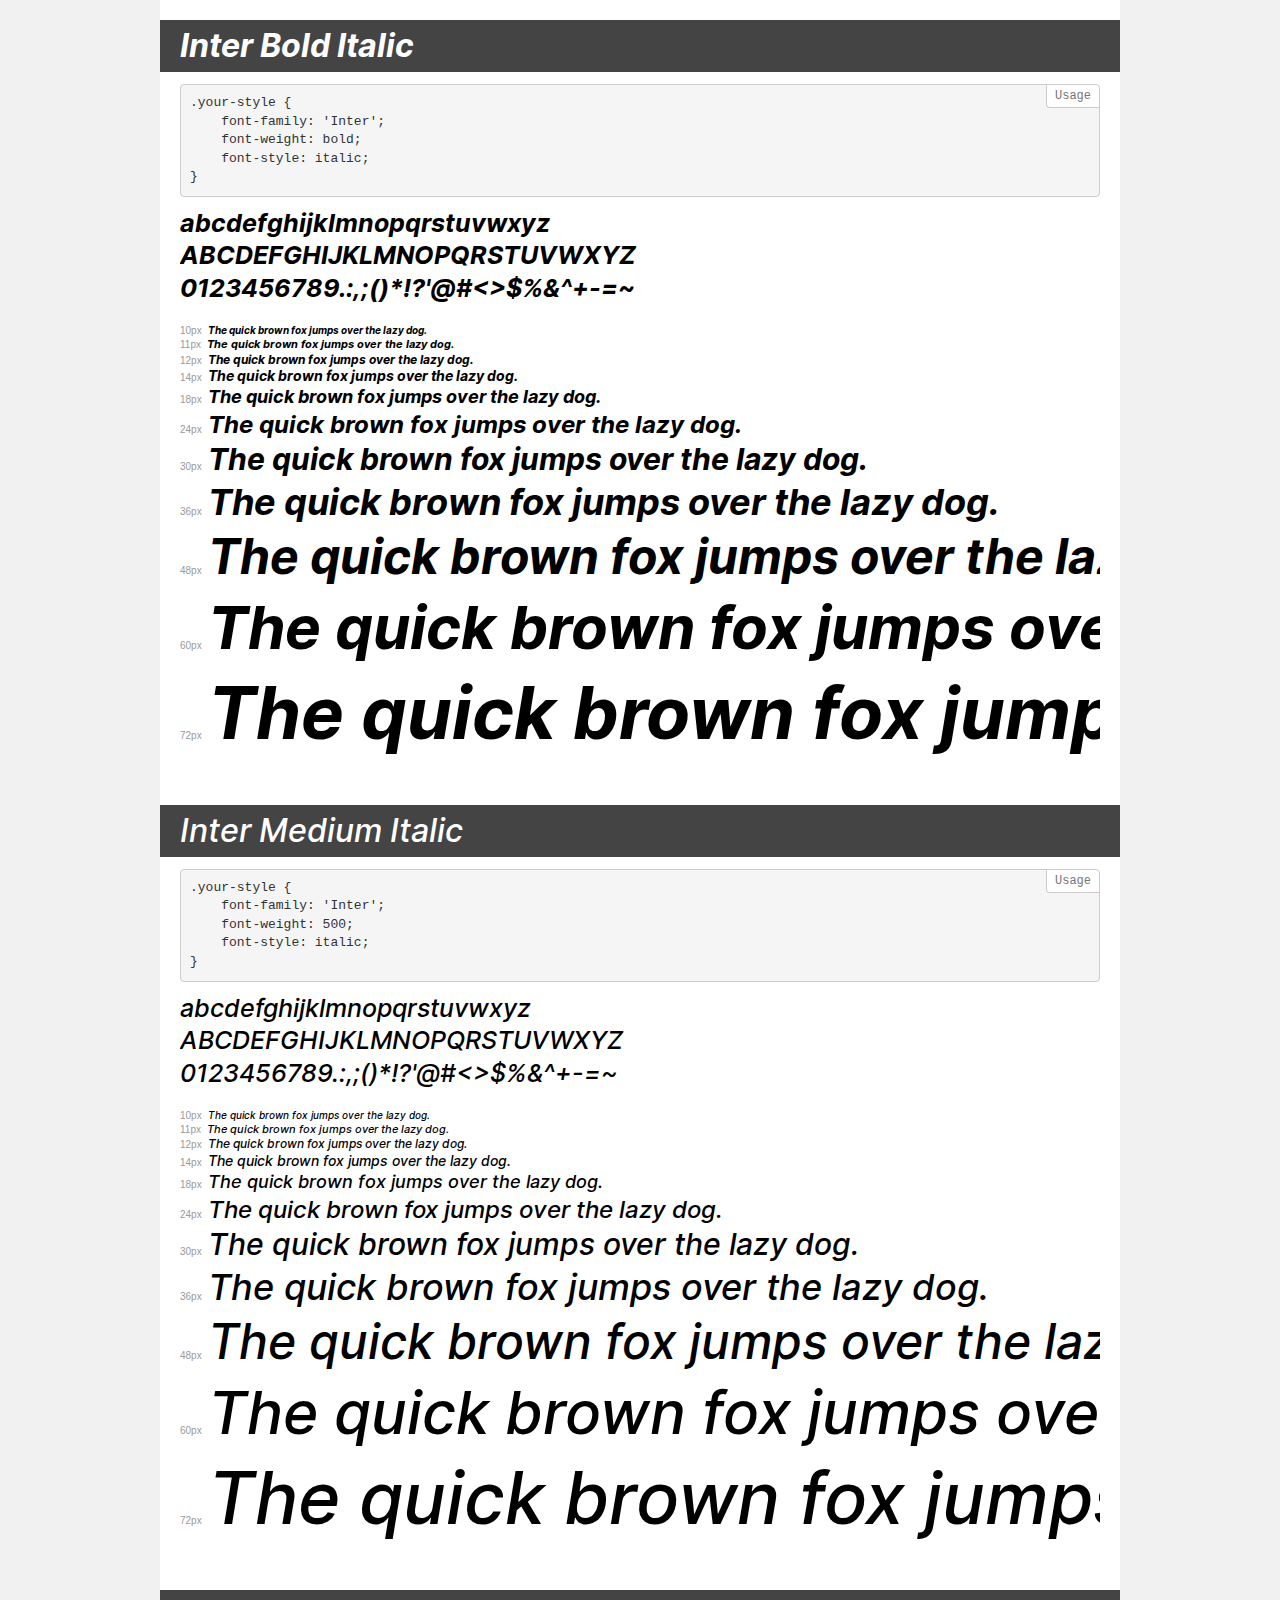
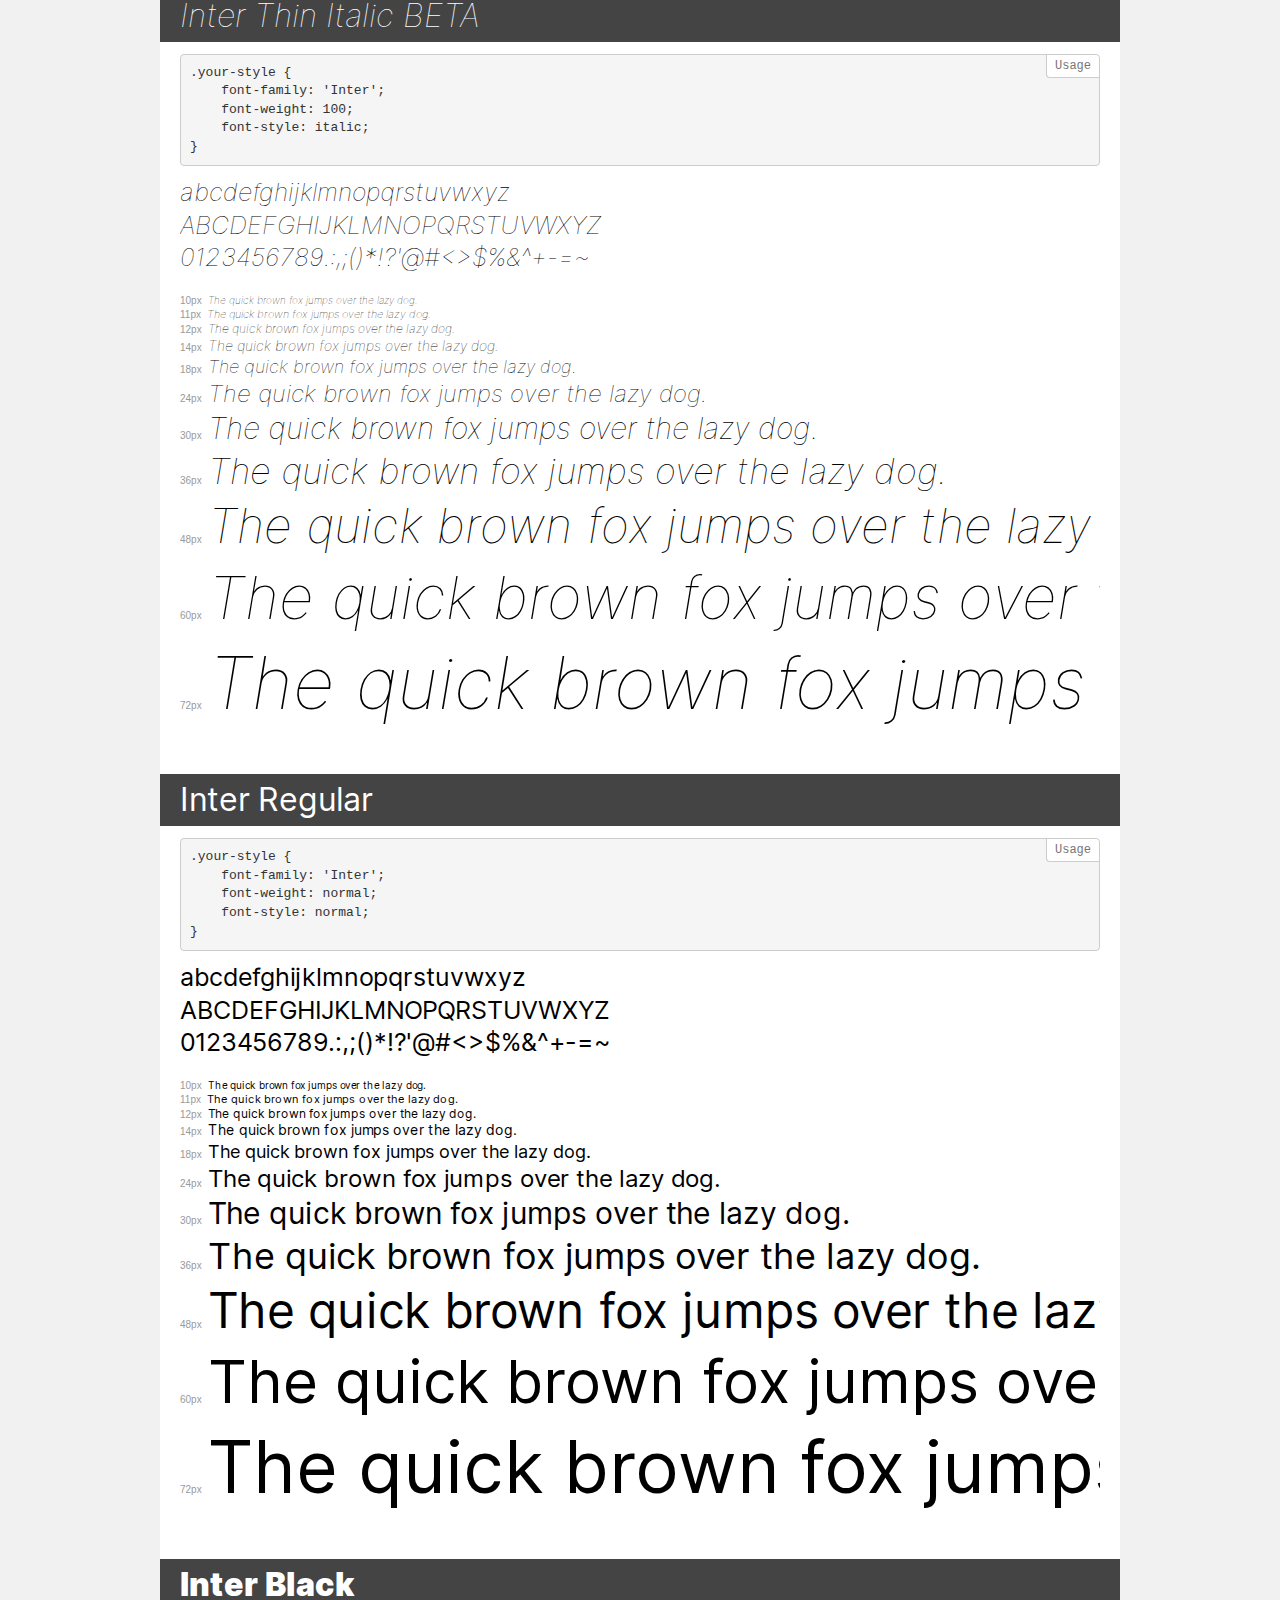
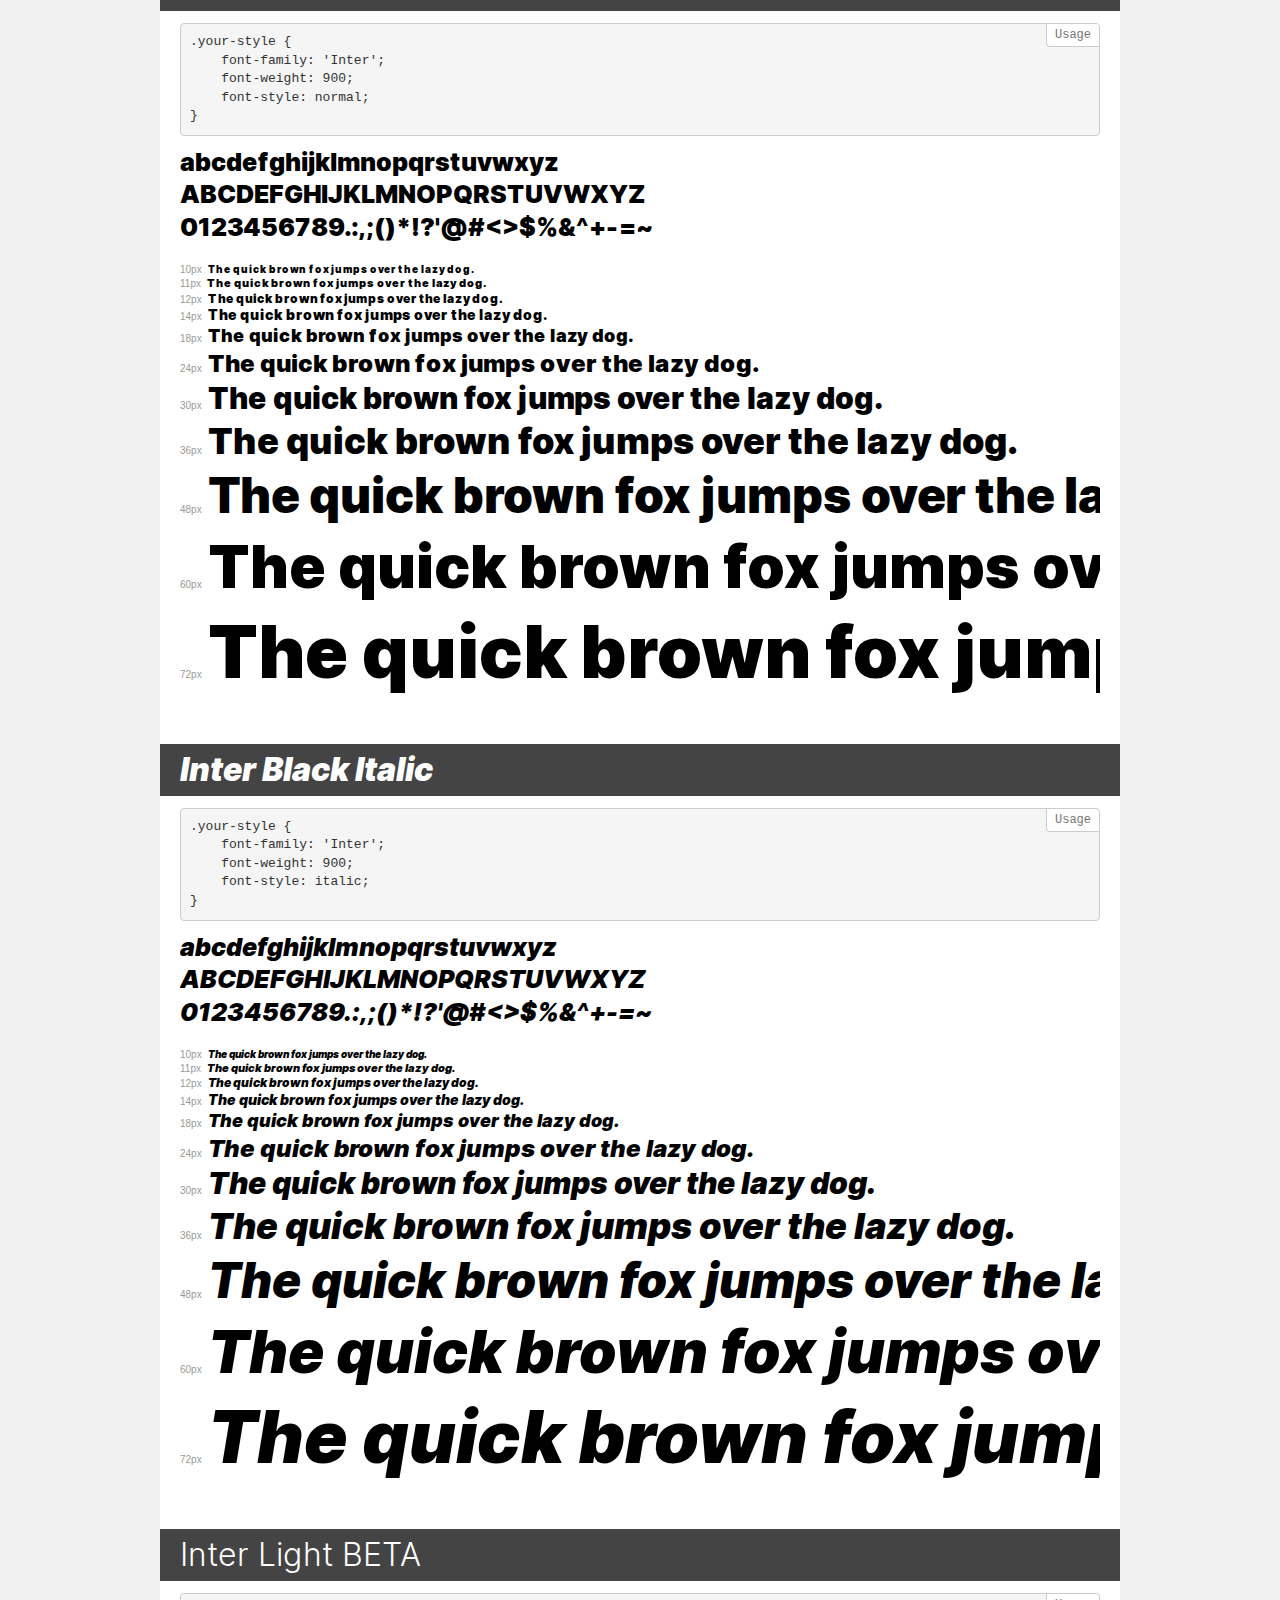
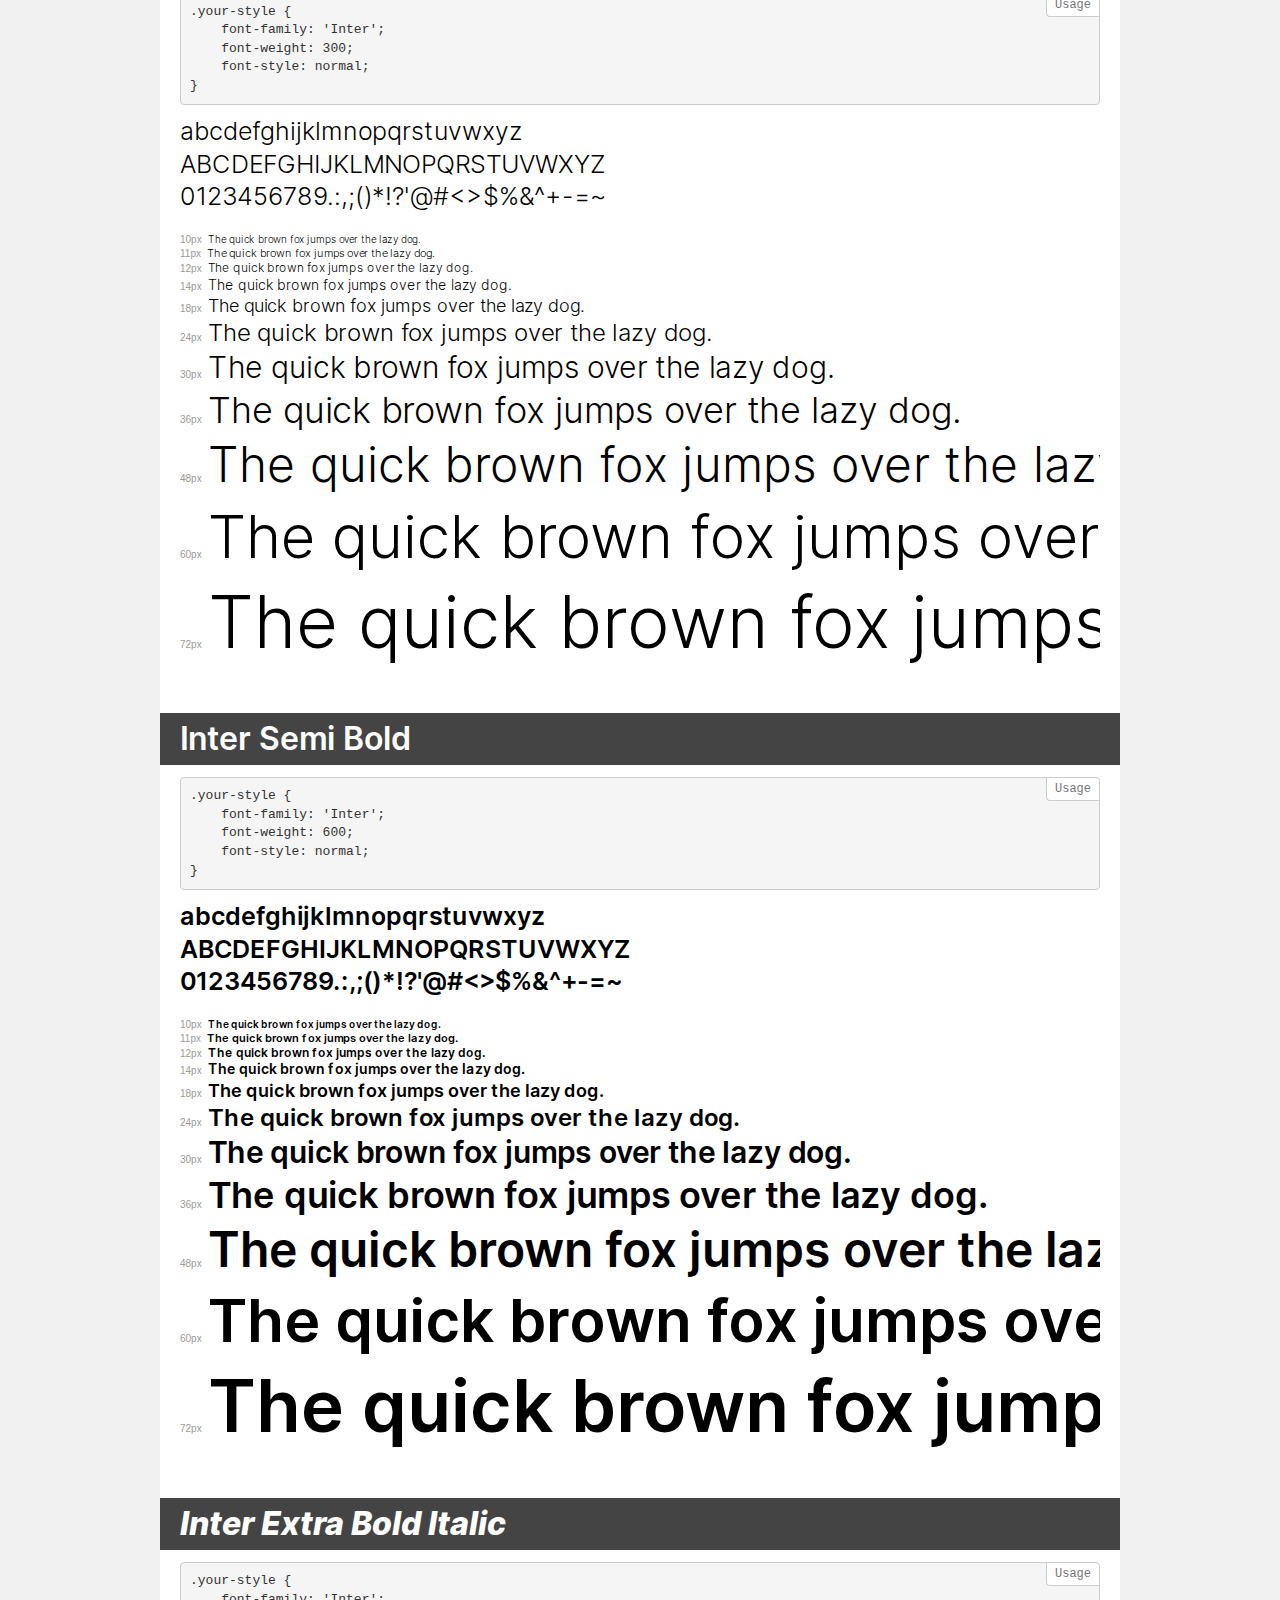
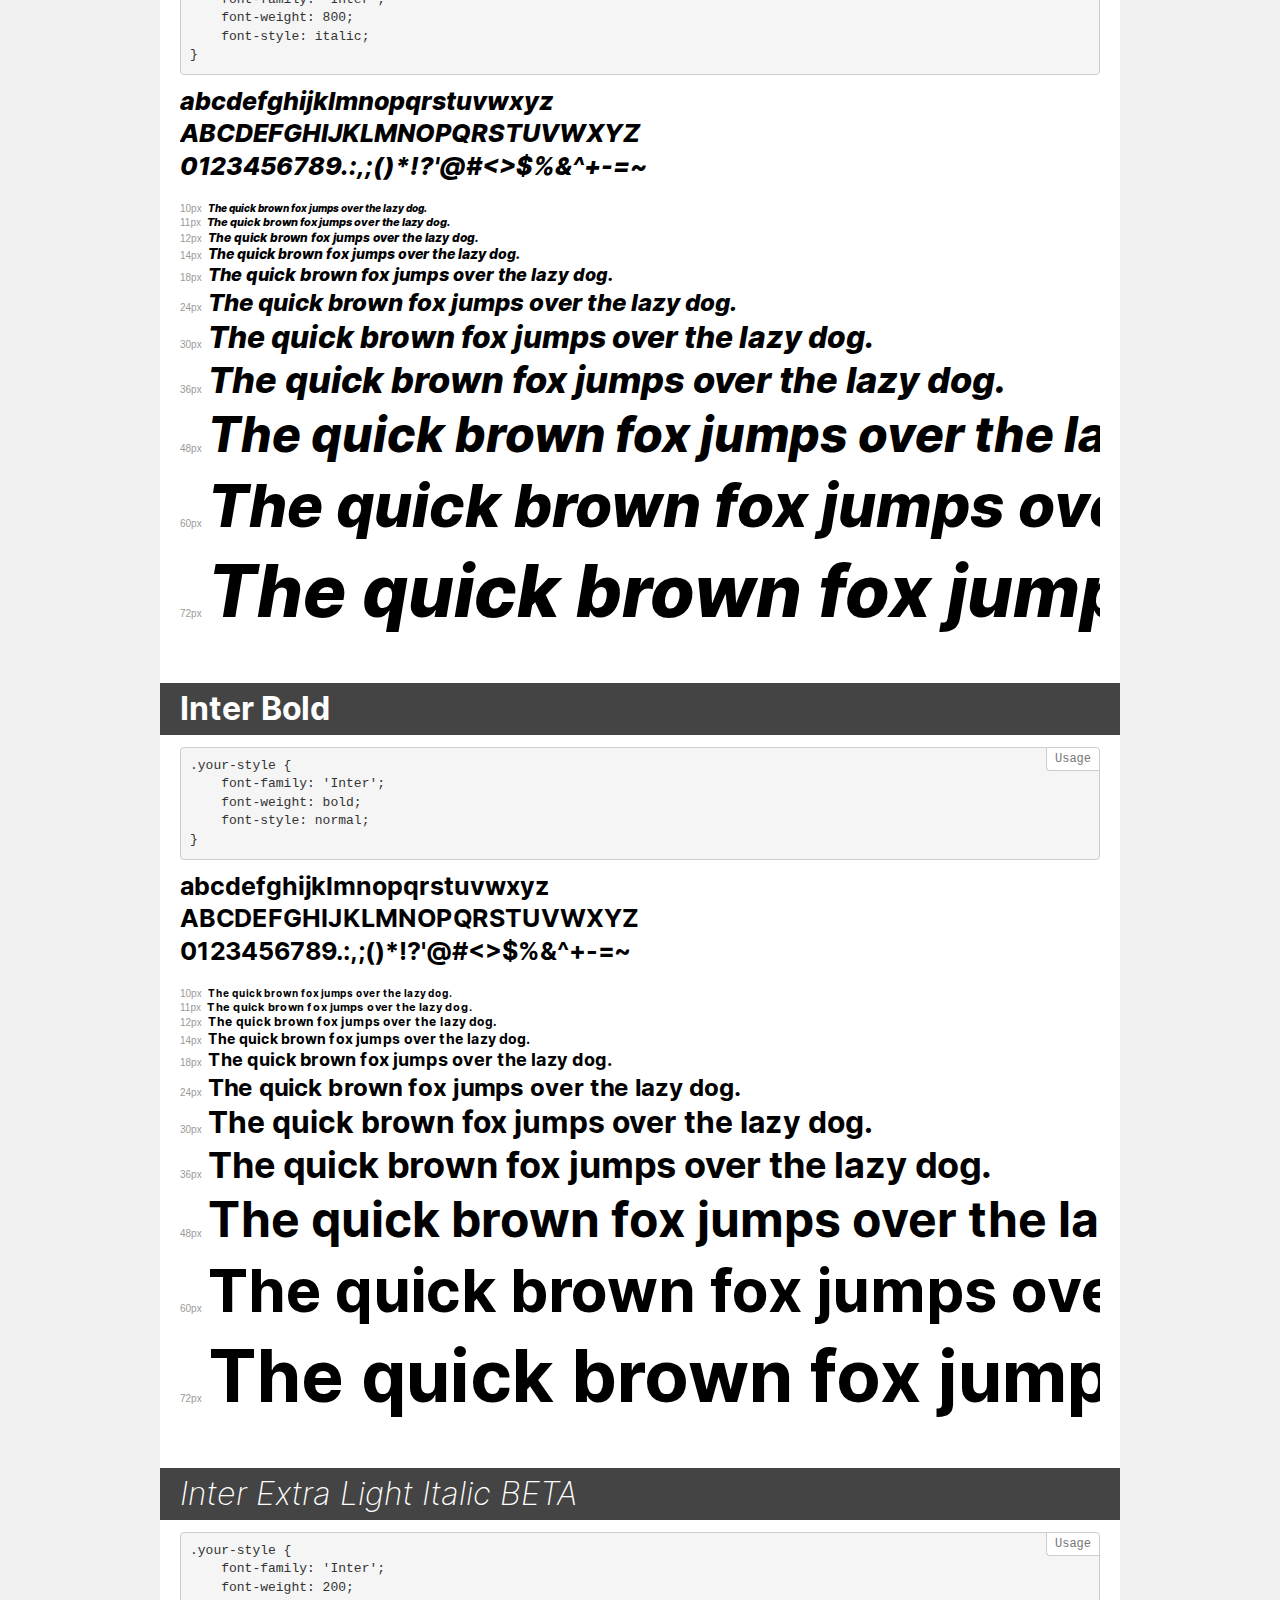
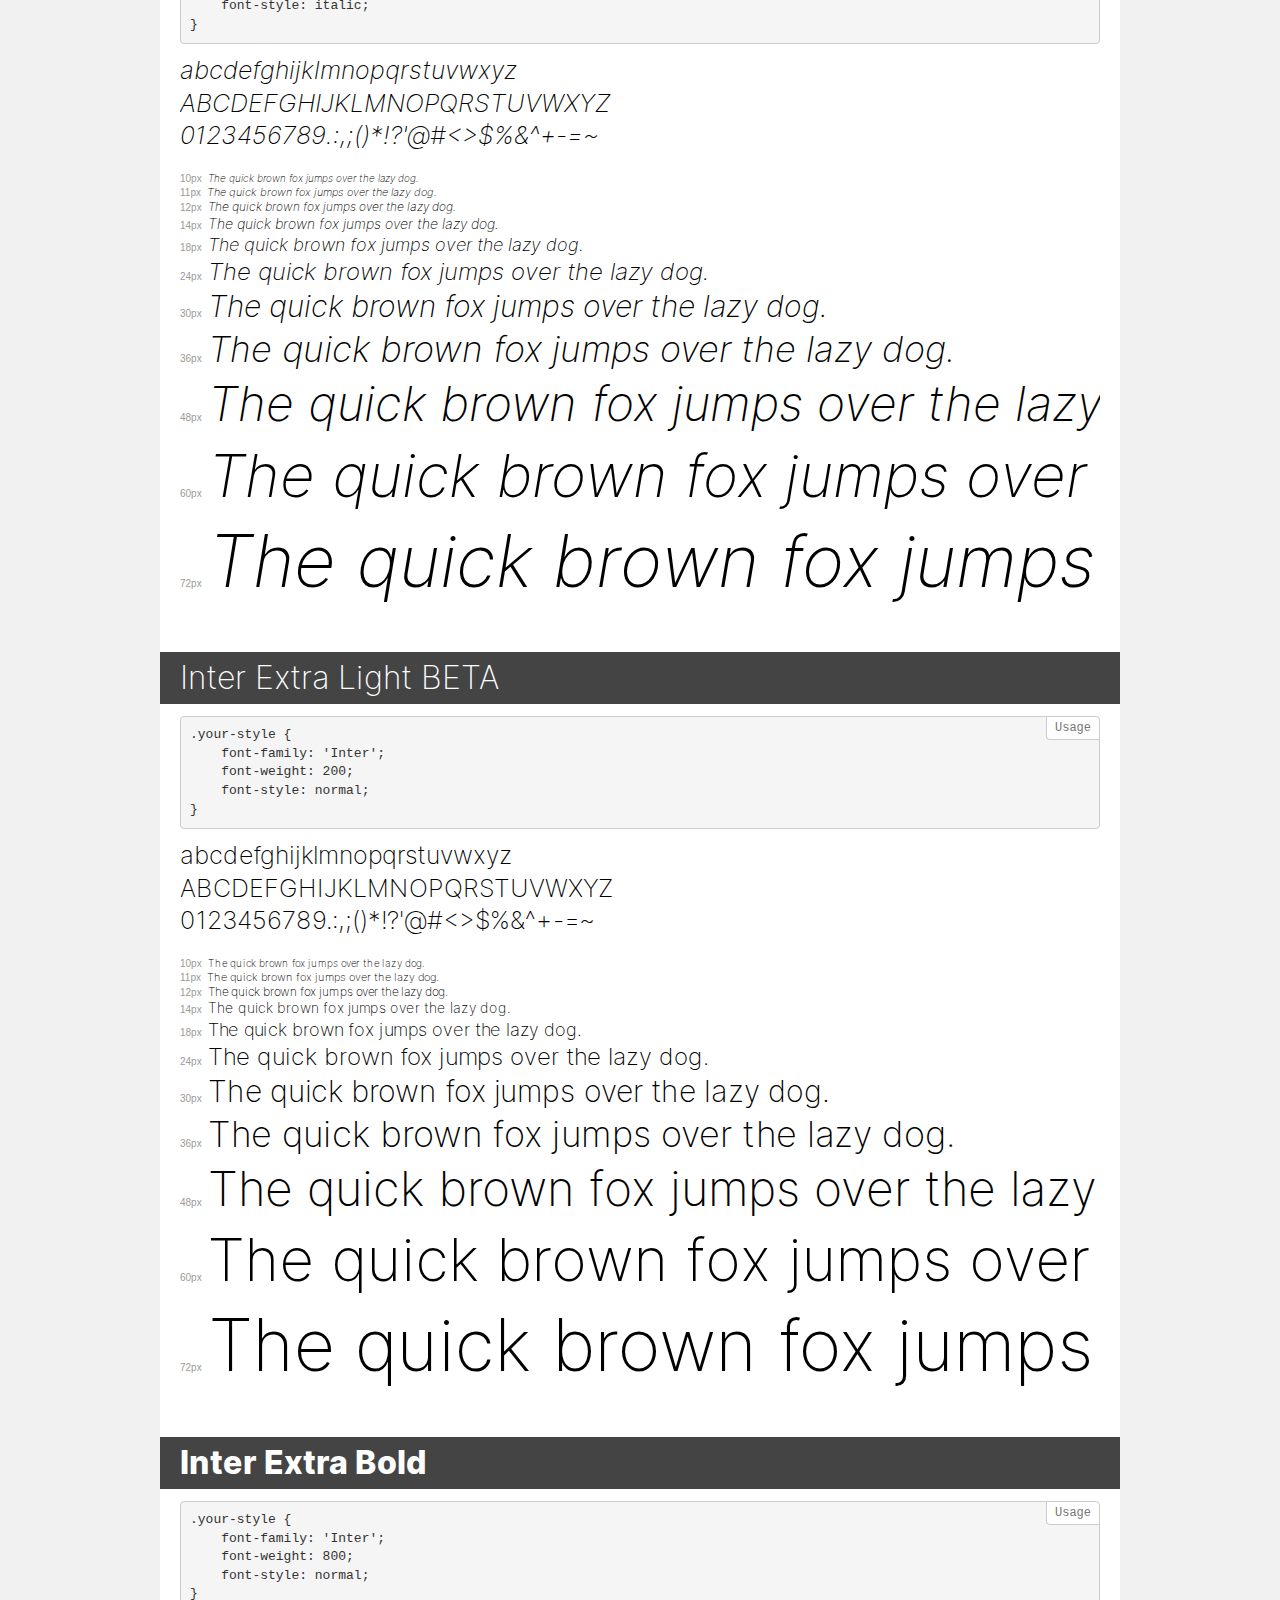
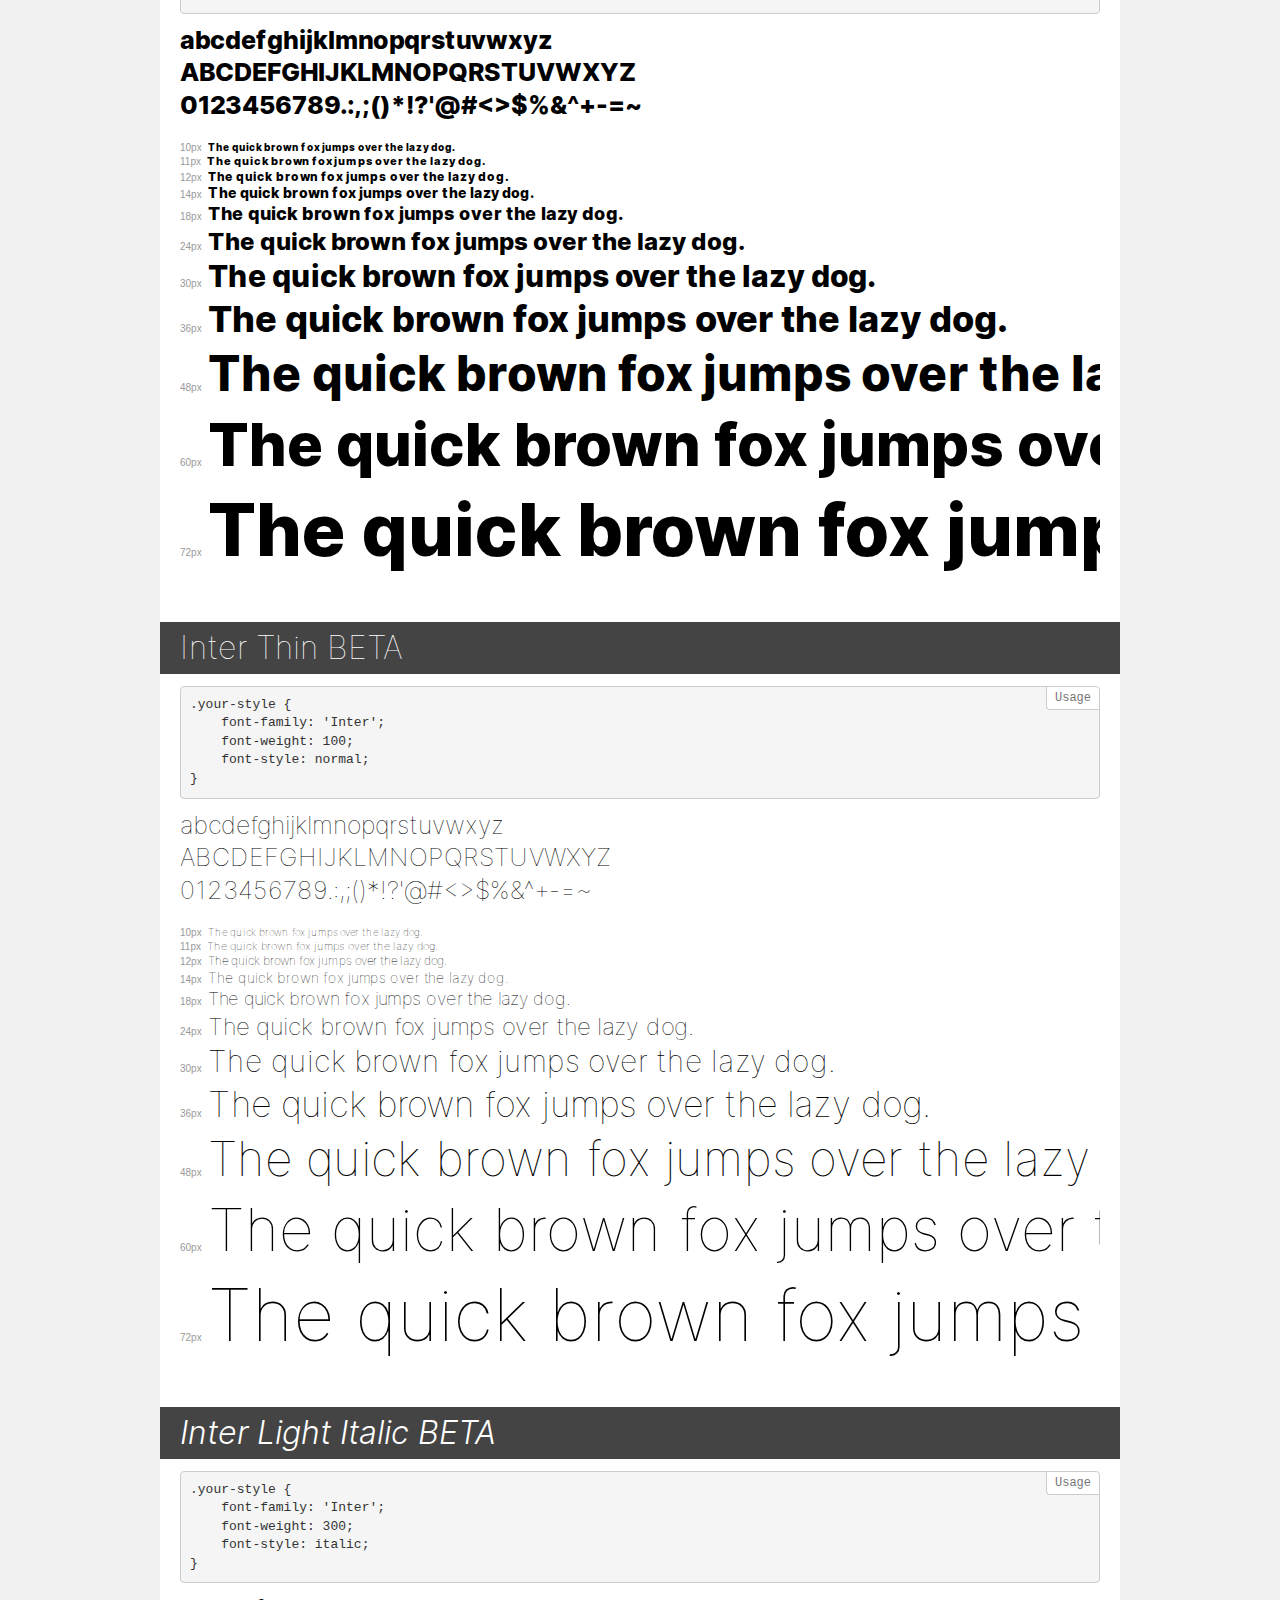
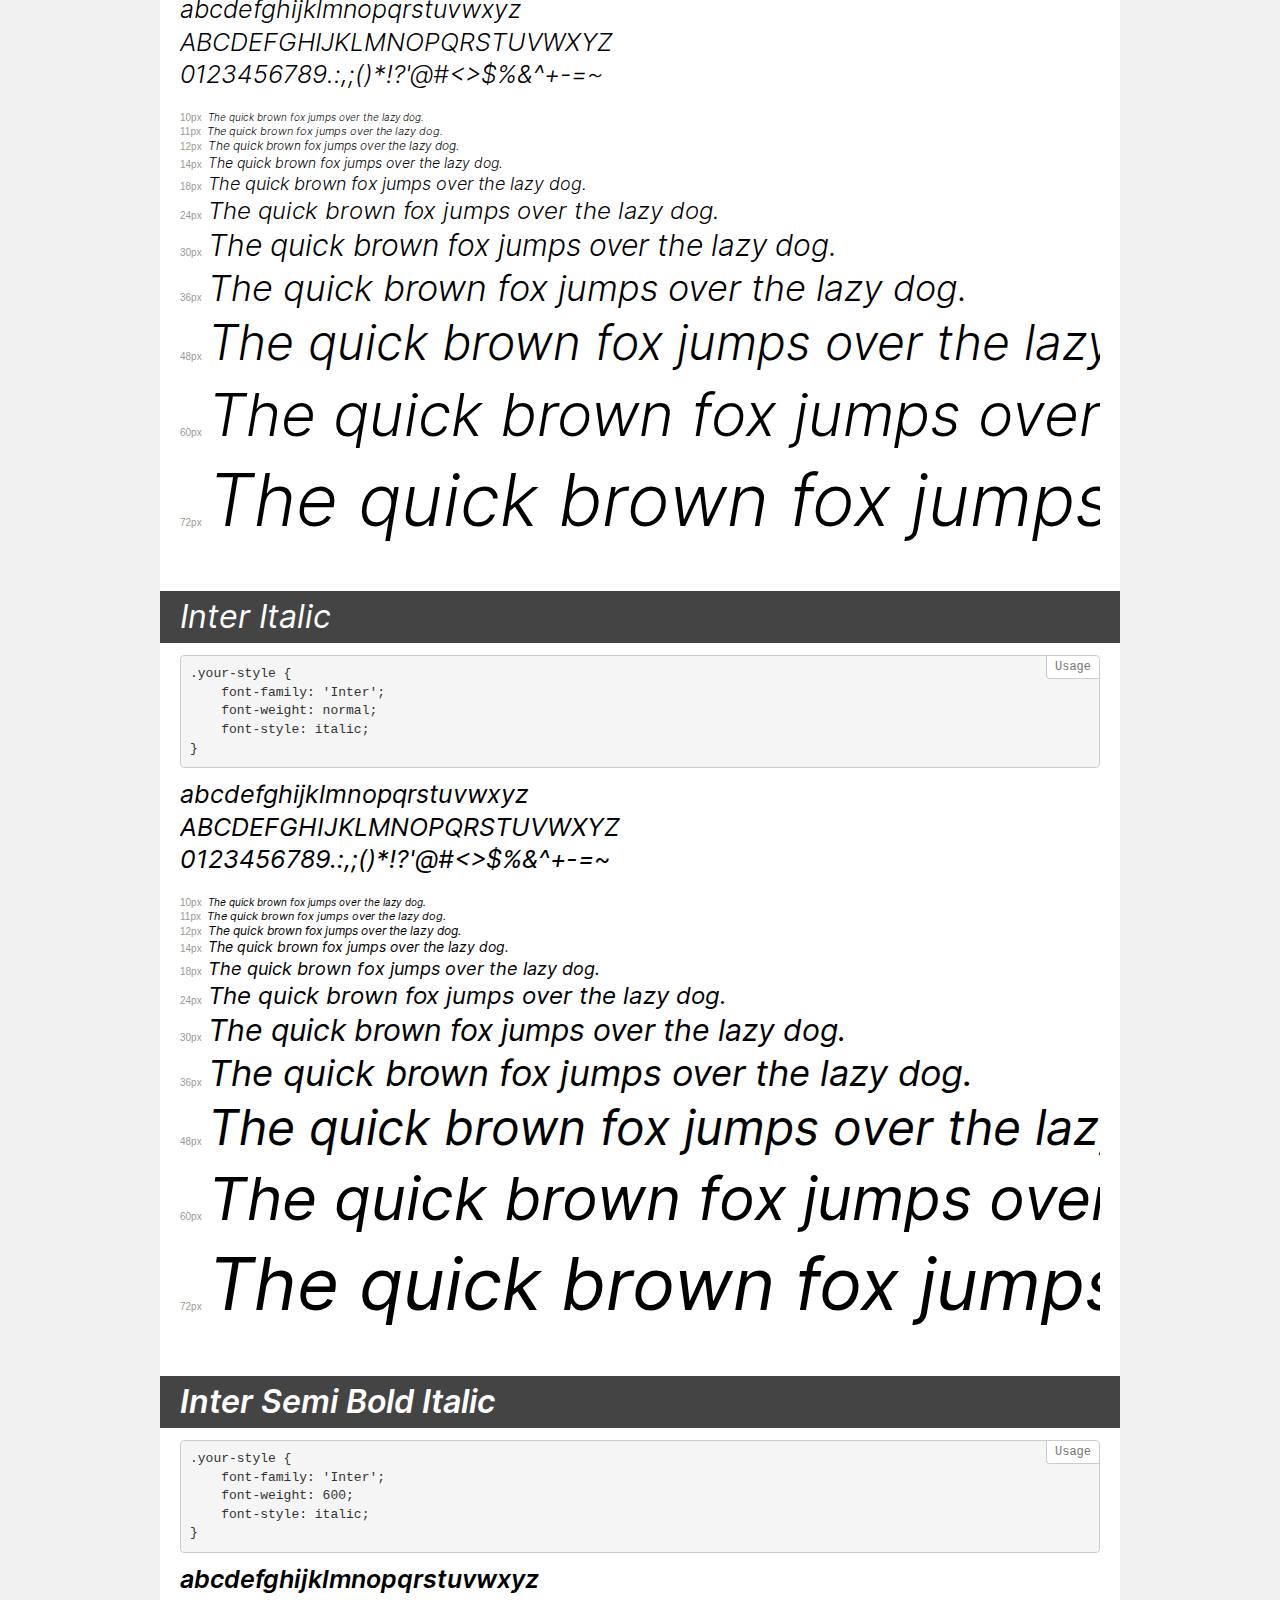
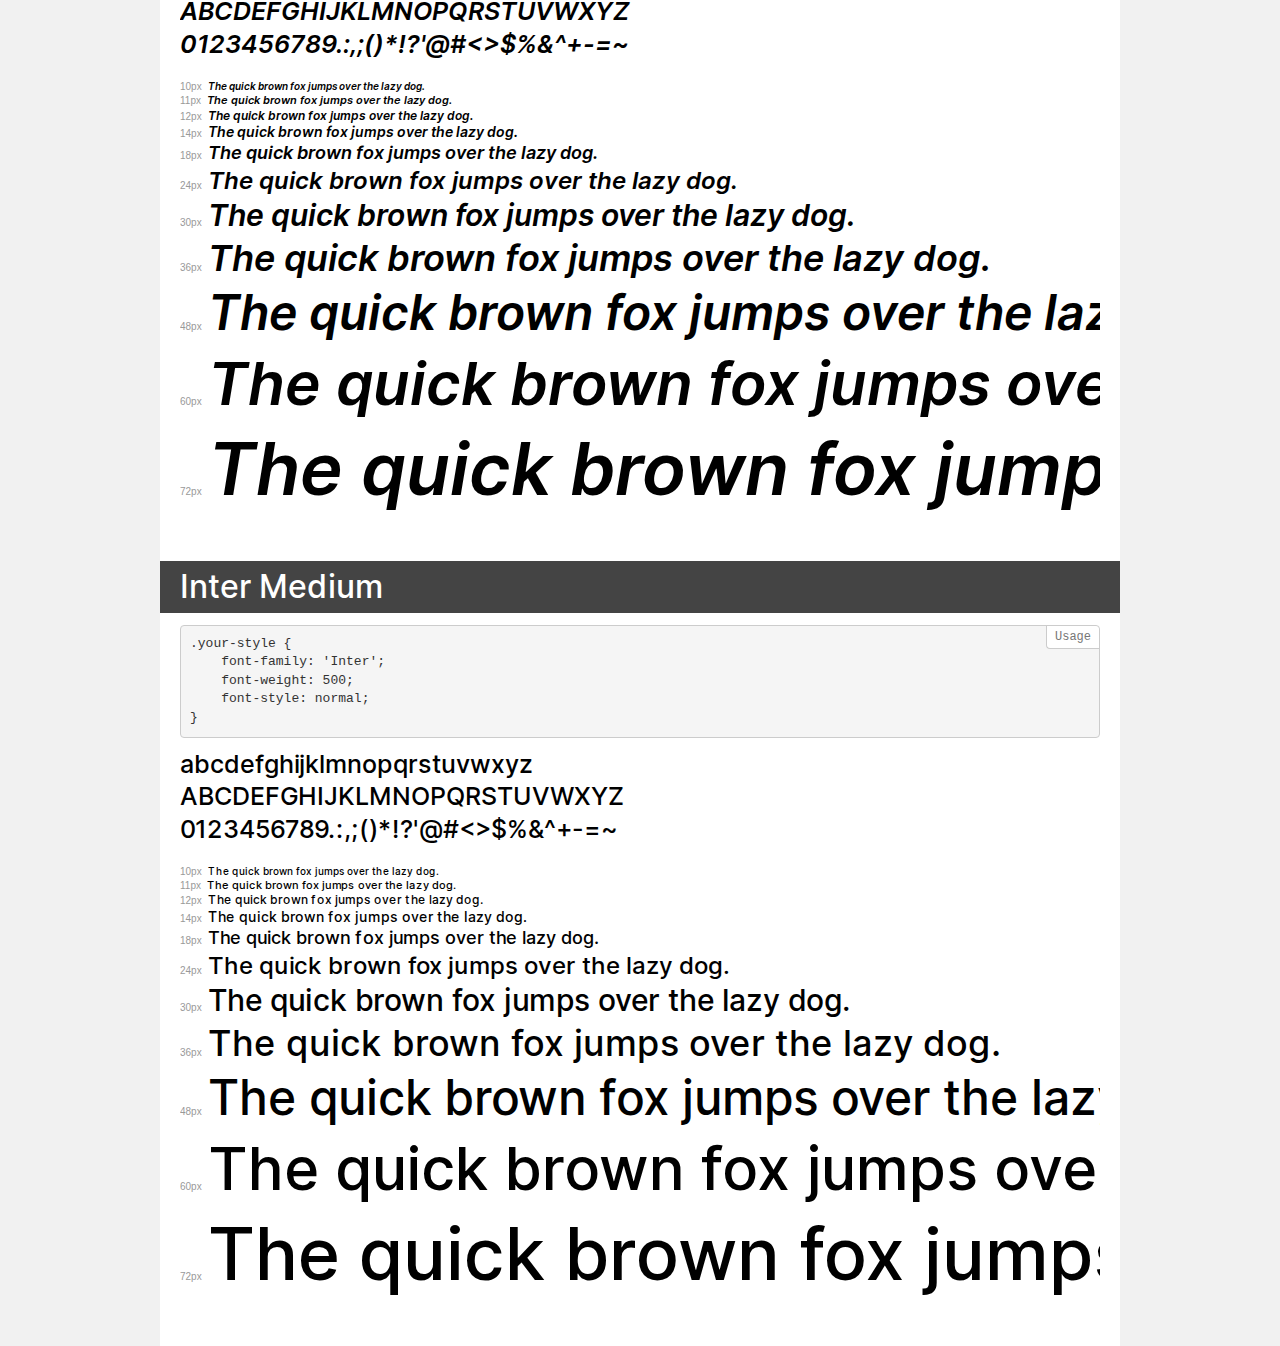
<file: font/demo.html>
<!DOCTYPE html>
<html>
<head>
    <meta charset="utf-8">
    <meta http-equiv="X-UA-Compatible" content="IE=edge">
    <meta name="viewport" content="width=device-width, initial-scale=1">
    <meta name="robots" content="noindex, noarchive">
    <meta name="format-detection" content="telephone=no">
    <title>Transfonter demo</title>
    <link href="stylesheet.css" rel="stylesheet">
    <style>
        /*
        http://meyerweb.com/eric/tools/css/reset/
        v2.0 | 20110126
        License: none (public domain)
        */
        html, body, div, span, applet, object, iframe,
        h1, h2, h3, h4, h5, h6, p, blockquote, pre,
        a, abbr, acronym, address, big, cite, code,
        del, dfn, em, img, ins, kbd, q, s, samp,
        small, strike, strong, sub, sup, tt, var,
        b, u, i, center,
        dl, dt, dd, ol, ul, li,
        fieldset, form, label, legend,
        table, caption, tbody, tfoot, thead, tr, th, td,
        article, aside, canvas, details, embed,
        figure, figcaption, footer, header, hgroup,
        menu, nav, output, ruby, section, summary,
        time, mark, audio, video {
            margin: 0;
            padding: 0;
            border: 0;
            font-size: 100%;
            font: inherit;
            vertical-align: baseline;
        }
        /* HTML5 display-role reset for older browsers */
        article, aside, details, figcaption, figure,
        footer, header, hgroup, menu, nav, section {
            display: block;
        }
        body {
            line-height: 1;
        }
        ol, ul {
            list-style: none;
        }
        blockquote, q {
            quotes: none;
        }
        blockquote:before, blockquote:after,
        q:before, q:after {
            content: '';
            content: none;
        }
        table {
            border-collapse: collapse;
            border-spacing: 0;
        }
        /* common styles */
        body {
            background: #f1f1f1;
            color: #000;
        }
        .page {
            background: #fff;
            width: 920px;
            margin: 0 auto;
            padding: 20px 20px 0 20px;
            overflow: hidden;
        }
        .font-container {
            overflow-x: auto;
            overflow-y: hidden;
            margin-bottom: 40px;
            line-height: 1.3;
            white-space: nowrap;
            padding-bottom: 5px;
        }
        h1 {
            position: relative;
            background: #444;
            font-size: 32px;
            color: #fff;
            padding: 10px 20px;
            margin: 0 -20px 12px -20px;
        }
        .letters {
            font-size: 25px;
            margin-bottom: 20px;
        }
        .s10:before {
            content: '10px';
        }
        .s11:before {
            content: '11px';
        }
        .s12:before {
            content: '12px';
        }
        .s14:before {
            content: '14px';
        }
        .s18:before {
            content: '18px';
        }
        .s24:before {
            content: '24px';
        }
        .s30:before {
            content: '30px';
        }
        .s36:before {
            content: '36px';
        }
        .s48:before {
            content: '48px';
        }
        .s60:before {
            content: '60px';
        }
        .s72:before {
            content: '72px';
        }
        .s10:before, .s11:before, .s12:before, .s14:before,
        .s18:before, .s24:before, .s30:before, .s36:before,
        .s48:before, .s60:before, .s72:before {
            font-family: Arial, sans-serif;
            font-size: 10px;
            font-weight: normal;
            font-style: normal;
            color: #999;
            padding-right: 6px;
        }
        pre {
            display: block;
            position: relative;
            padding: 9px;
            margin: 0 0 10px;
            font-family: Monaco, Menlo, Consolas, "Courier New", monospace !important;
            font-size: 13px;
            line-height: 1.428571429;
            color: #333;
            font-weight: normal !important;
            font-style: normal !important;
            background-color: #f5f5f5;
            border: 1px solid #ccc;
            overflow-x: auto;
            border-radius: 4px;
        }
        pre:after {
            display: block;
            position: absolute;
            right: 0;
            top: 0;
            content: 'Usage';
            line-height: 1;
            padding: 5px 8px;
            font-size: 12px;
            color: #767676;
            background-color: #fff;
            border: 1px solid #ccc;
            border-right: none;
            border-top: none;
            border-radius: 0 4px 0 4px;
            z-index: 10;
        }
        /* responsive */
        @media (max-width: 959px) {
            .page {
                width: auto;
                margin: 0;
            }
        }
    </style>
</head>
<body>
<div class="page">
    <div class="demo" style="font-family: 'Inter'; font-weight: bold; font-style: italic;">
        <h1>Inter Bold Italic</h1>
        <pre>.your-style {
    font-family: 'Inter';
    font-weight: bold;
    font-style: italic;
}</pre>
        <div class="font-container">
            <p class="letters">
                abcdefghijklmnopqrstuvwxyz<br>
ABCDEFGHIJKLMNOPQRSTUVWXYZ<br>
                0123456789.:,;()*!?'@#<>$%&^+-=~
            </p>
            <p class="s10" style="font-size: 10px;">The quick brown fox jumps over the lazy dog.</p>
            <p class="s11" style="font-size: 11px;">The quick brown fox jumps over the lazy dog.</p>
            <p class="s12" style="font-size: 12px;">The quick brown fox jumps over the lazy dog.</p>
            <p class="s14" style="font-size: 14px;">The quick brown fox jumps over the lazy dog.</p>
            <p class="s18" style="font-size: 18px;">The quick brown fox jumps over the lazy dog.</p>
            <p class="s24" style="font-size: 24px;">The quick brown fox jumps over the lazy dog.</p>
            <p class="s30" style="font-size: 30px;">The quick brown fox jumps over the lazy dog.</p>
            <p class="s36" style="font-size: 36px;">The quick brown fox jumps over the lazy dog.</p>
            <p class="s48" style="font-size: 48px;">The quick brown fox jumps over the lazy dog.</p>
            <p class="s60" style="font-size: 60px;">The quick brown fox jumps over the lazy dog.</p>
            <p class="s72" style="font-size: 72px;">The quick brown fox jumps over the lazy dog.</p>
        </div>
    </div>
    <div class="demo" style="font-family: 'Inter'; font-weight: 500; font-style: italic;">
        <h1>Inter Medium Italic</h1>
        <pre>.your-style {
    font-family: 'Inter';
    font-weight: 500;
    font-style: italic;
}</pre>
        <div class="font-container">
            <p class="letters">
                abcdefghijklmnopqrstuvwxyz<br>
ABCDEFGHIJKLMNOPQRSTUVWXYZ<br>
                0123456789.:,;()*!?'@#<>$%&^+-=~
            </p>
            <p class="s10" style="font-size: 10px;">The quick brown fox jumps over the lazy dog.</p>
            <p class="s11" style="font-size: 11px;">The quick brown fox jumps over the lazy dog.</p>
            <p class="s12" style="font-size: 12px;">The quick brown fox jumps over the lazy dog.</p>
            <p class="s14" style="font-size: 14px;">The quick brown fox jumps over the lazy dog.</p>
            <p class="s18" style="font-size: 18px;">The quick brown fox jumps over the lazy dog.</p>
            <p class="s24" style="font-size: 24px;">The quick brown fox jumps over the lazy dog.</p>
            <p class="s30" style="font-size: 30px;">The quick brown fox jumps over the lazy dog.</p>
            <p class="s36" style="font-size: 36px;">The quick brown fox jumps over the lazy dog.</p>
            <p class="s48" style="font-size: 48px;">The quick brown fox jumps over the lazy dog.</p>
            <p class="s60" style="font-size: 60px;">The quick brown fox jumps over the lazy dog.</p>
            <p class="s72" style="font-size: 72px;">The quick brown fox jumps over the lazy dog.</p>
        </div>
    </div>
    <div class="demo" style="font-family: 'Inter'; font-weight: 100; font-style: italic;">
        <h1>Inter Thin Italic BETA</h1>
        <pre>.your-style {
    font-family: 'Inter';
    font-weight: 100;
    font-style: italic;
}</pre>
        <div class="font-container">
            <p class="letters">
                abcdefghijklmnopqrstuvwxyz<br>
ABCDEFGHIJKLMNOPQRSTUVWXYZ<br>
                0123456789.:,;()*!?'@#<>$%&^+-=~
            </p>
            <p class="s10" style="font-size: 10px;">The quick brown fox jumps over the lazy dog.</p>
            <p class="s11" style="font-size: 11px;">The quick brown fox jumps over the lazy dog.</p>
            <p class="s12" style="font-size: 12px;">The quick brown fox jumps over the lazy dog.</p>
            <p class="s14" style="font-size: 14px;">The quick brown fox jumps over the lazy dog.</p>
            <p class="s18" style="font-size: 18px;">The quick brown fox jumps over the lazy dog.</p>
            <p class="s24" style="font-size: 24px;">The quick brown fox jumps over the lazy dog.</p>
            <p class="s30" style="font-size: 30px;">The quick brown fox jumps over the lazy dog.</p>
            <p class="s36" style="font-size: 36px;">The quick brown fox jumps over the lazy dog.</p>
            <p class="s48" style="font-size: 48px;">The quick brown fox jumps over the lazy dog.</p>
            <p class="s60" style="font-size: 60px;">The quick brown fox jumps over the lazy dog.</p>
            <p class="s72" style="font-size: 72px;">The quick brown fox jumps over the lazy dog.</p>
        </div>
    </div>
    <div class="demo" style="font-family: 'Inter'; font-weight: normal; font-style: normal;">
        <h1>Inter Regular</h1>
        <pre>.your-style {
    font-family: 'Inter';
    font-weight: normal;
    font-style: normal;
}</pre>
        <div class="font-container">
            <p class="letters">
                abcdefghijklmnopqrstuvwxyz<br>
ABCDEFGHIJKLMNOPQRSTUVWXYZ<br>
                0123456789.:,;()*!?'@#<>$%&^+-=~
            </p>
            <p class="s10" style="font-size: 10px;">The quick brown fox jumps over the lazy dog.</p>
            <p class="s11" style="font-size: 11px;">The quick brown fox jumps over the lazy dog.</p>
            <p class="s12" style="font-size: 12px;">The quick brown fox jumps over the lazy dog.</p>
            <p class="s14" style="font-size: 14px;">The quick brown fox jumps over the lazy dog.</p>
            <p class="s18" style="font-size: 18px;">The quick brown fox jumps over the lazy dog.</p>
            <p class="s24" style="font-size: 24px;">The quick brown fox jumps over the lazy dog.</p>
            <p class="s30" style="font-size: 30px;">The quick brown fox jumps over the lazy dog.</p>
            <p class="s36" style="font-size: 36px;">The quick brown fox jumps over the lazy dog.</p>
            <p class="s48" style="font-size: 48px;">The quick brown fox jumps over the lazy dog.</p>
            <p class="s60" style="font-size: 60px;">The quick brown fox jumps over the lazy dog.</p>
            <p class="s72" style="font-size: 72px;">The quick brown fox jumps over the lazy dog.</p>
        </div>
    </div>
    <div class="demo" style="font-family: 'Inter'; font-weight: 900; font-style: normal;">
        <h1>Inter Black</h1>
        <pre>.your-style {
    font-family: 'Inter';
    font-weight: 900;
    font-style: normal;
}</pre>
        <div class="font-container">
            <p class="letters">
                abcdefghijklmnopqrstuvwxyz<br>
ABCDEFGHIJKLMNOPQRSTUVWXYZ<br>
                0123456789.:,;()*!?'@#<>$%&^+-=~
            </p>
            <p class="s10" style="font-size: 10px;">The quick brown fox jumps over the lazy dog.</p>
            <p class="s11" style="font-size: 11px;">The quick brown fox jumps over the lazy dog.</p>
            <p class="s12" style="font-size: 12px;">The quick brown fox jumps over the lazy dog.</p>
            <p class="s14" style="font-size: 14px;">The quick brown fox jumps over the lazy dog.</p>
            <p class="s18" style="font-size: 18px;">The quick brown fox jumps over the lazy dog.</p>
            <p class="s24" style="font-size: 24px;">The quick brown fox jumps over the lazy dog.</p>
            <p class="s30" style="font-size: 30px;">The quick brown fox jumps over the lazy dog.</p>
            <p class="s36" style="font-size: 36px;">The quick brown fox jumps over the lazy dog.</p>
            <p class="s48" style="font-size: 48px;">The quick brown fox jumps over the lazy dog.</p>
            <p class="s60" style="font-size: 60px;">The quick brown fox jumps over the lazy dog.</p>
            <p class="s72" style="font-size: 72px;">The quick brown fox jumps over the lazy dog.</p>
        </div>
    </div>
    <div class="demo" style="font-family: 'Inter'; font-weight: 900; font-style: italic;">
        <h1>Inter Black Italic</h1>
        <pre>.your-style {
    font-family: 'Inter';
    font-weight: 900;
    font-style: italic;
}</pre>
        <div class="font-container">
            <p class="letters">
                abcdefghijklmnopqrstuvwxyz<br>
ABCDEFGHIJKLMNOPQRSTUVWXYZ<br>
                0123456789.:,;()*!?'@#<>$%&^+-=~
            </p>
            <p class="s10" style="font-size: 10px;">The quick brown fox jumps over the lazy dog.</p>
            <p class="s11" style="font-size: 11px;">The quick brown fox jumps over the lazy dog.</p>
            <p class="s12" style="font-size: 12px;">The quick brown fox jumps over the lazy dog.</p>
            <p class="s14" style="font-size: 14px;">The quick brown fox jumps over the lazy dog.</p>
            <p class="s18" style="font-size: 18px;">The quick brown fox jumps over the lazy dog.</p>
            <p class="s24" style="font-size: 24px;">The quick brown fox jumps over the lazy dog.</p>
            <p class="s30" style="font-size: 30px;">The quick brown fox jumps over the lazy dog.</p>
            <p class="s36" style="font-size: 36px;">The quick brown fox jumps over the lazy dog.</p>
            <p class="s48" style="font-size: 48px;">The quick brown fox jumps over the lazy dog.</p>
            <p class="s60" style="font-size: 60px;">The quick brown fox jumps over the lazy dog.</p>
            <p class="s72" style="font-size: 72px;">The quick brown fox jumps over the lazy dog.</p>
        </div>
    </div>
    <div class="demo" style="font-family: 'Inter'; font-weight: 300; font-style: normal;">
        <h1>Inter Light BETA</h1>
        <pre>.your-style {
    font-family: 'Inter';
    font-weight: 300;
    font-style: normal;
}</pre>
        <div class="font-container">
            <p class="letters">
                abcdefghijklmnopqrstuvwxyz<br>
ABCDEFGHIJKLMNOPQRSTUVWXYZ<br>
                0123456789.:,;()*!?'@#<>$%&^+-=~
            </p>
            <p class="s10" style="font-size: 10px;">The quick brown fox jumps over the lazy dog.</p>
            <p class="s11" style="font-size: 11px;">The quick brown fox jumps over the lazy dog.</p>
            <p class="s12" style="font-size: 12px;">The quick brown fox jumps over the lazy dog.</p>
            <p class="s14" style="font-size: 14px;">The quick brown fox jumps over the lazy dog.</p>
            <p class="s18" style="font-size: 18px;">The quick brown fox jumps over the lazy dog.</p>
            <p class="s24" style="font-size: 24px;">The quick brown fox jumps over the lazy dog.</p>
            <p class="s30" style="font-size: 30px;">The quick brown fox jumps over the lazy dog.</p>
            <p class="s36" style="font-size: 36px;">The quick brown fox jumps over the lazy dog.</p>
            <p class="s48" style="font-size: 48px;">The quick brown fox jumps over the lazy dog.</p>
            <p class="s60" style="font-size: 60px;">The quick brown fox jumps over the lazy dog.</p>
            <p class="s72" style="font-size: 72px;">The quick brown fox jumps over the lazy dog.</p>
        </div>
    </div>
    <div class="demo" style="font-family: 'Inter'; font-weight: 600; font-style: normal;">
        <h1>Inter Semi Bold</h1>
        <pre>.your-style {
    font-family: 'Inter';
    font-weight: 600;
    font-style: normal;
}</pre>
        <div class="font-container">
            <p class="letters">
                abcdefghijklmnopqrstuvwxyz<br>
ABCDEFGHIJKLMNOPQRSTUVWXYZ<br>
                0123456789.:,;()*!?'@#<>$%&^+-=~
            </p>
            <p class="s10" style="font-size: 10px;">The quick brown fox jumps over the lazy dog.</p>
            <p class="s11" style="font-size: 11px;">The quick brown fox jumps over the lazy dog.</p>
            <p class="s12" style="font-size: 12px;">The quick brown fox jumps over the lazy dog.</p>
            <p class="s14" style="font-size: 14px;">The quick brown fox jumps over the lazy dog.</p>
            <p class="s18" style="font-size: 18px;">The quick brown fox jumps over the lazy dog.</p>
            <p class="s24" style="font-size: 24px;">The quick brown fox jumps over the lazy dog.</p>
            <p class="s30" style="font-size: 30px;">The quick brown fox jumps over the lazy dog.</p>
            <p class="s36" style="font-size: 36px;">The quick brown fox jumps over the lazy dog.</p>
            <p class="s48" style="font-size: 48px;">The quick brown fox jumps over the lazy dog.</p>
            <p class="s60" style="font-size: 60px;">The quick brown fox jumps over the lazy dog.</p>
            <p class="s72" style="font-size: 72px;">The quick brown fox jumps over the lazy dog.</p>
        </div>
    </div>
    <div class="demo" style="font-family: 'Inter'; font-weight: 800; font-style: italic;">
        <h1>Inter Extra Bold Italic</h1>
        <pre>.your-style {
    font-family: 'Inter';
    font-weight: 800;
    font-style: italic;
}</pre>
        <div class="font-container">
            <p class="letters">
                abcdefghijklmnopqrstuvwxyz<br>
ABCDEFGHIJKLMNOPQRSTUVWXYZ<br>
                0123456789.:,;()*!?'@#<>$%&^+-=~
            </p>
            <p class="s10" style="font-size: 10px;">The quick brown fox jumps over the lazy dog.</p>
            <p class="s11" style="font-size: 11px;">The quick brown fox jumps over the lazy dog.</p>
            <p class="s12" style="font-size: 12px;">The quick brown fox jumps over the lazy dog.</p>
            <p class="s14" style="font-size: 14px;">The quick brown fox jumps over the lazy dog.</p>
            <p class="s18" style="font-size: 18px;">The quick brown fox jumps over the lazy dog.</p>
            <p class="s24" style="font-size: 24px;">The quick brown fox jumps over the lazy dog.</p>
            <p class="s30" style="font-size: 30px;">The quick brown fox jumps over the lazy dog.</p>
            <p class="s36" style="font-size: 36px;">The quick brown fox jumps over the lazy dog.</p>
            <p class="s48" style="font-size: 48px;">The quick brown fox jumps over the lazy dog.</p>
            <p class="s60" style="font-size: 60px;">The quick brown fox jumps over the lazy dog.</p>
            <p class="s72" style="font-size: 72px;">The quick brown fox jumps over the lazy dog.</p>
        </div>
    </div>
    <div class="demo" style="font-family: 'Inter'; font-weight: bold; font-style: normal;">
        <h1>Inter Bold</h1>
        <pre>.your-style {
    font-family: 'Inter';
    font-weight: bold;
    font-style: normal;
}</pre>
        <div class="font-container">
            <p class="letters">
                abcdefghijklmnopqrstuvwxyz<br>
ABCDEFGHIJKLMNOPQRSTUVWXYZ<br>
                0123456789.:,;()*!?'@#<>$%&^+-=~
            </p>
            <p class="s10" style="font-size: 10px;">The quick brown fox jumps over the lazy dog.</p>
            <p class="s11" style="font-size: 11px;">The quick brown fox jumps over the lazy dog.</p>
            <p class="s12" style="font-size: 12px;">The quick brown fox jumps over the lazy dog.</p>
            <p class="s14" style="font-size: 14px;">The quick brown fox jumps over the lazy dog.</p>
            <p class="s18" style="font-size: 18px;">The quick brown fox jumps over the lazy dog.</p>
            <p class="s24" style="font-size: 24px;">The quick brown fox jumps over the lazy dog.</p>
            <p class="s30" style="font-size: 30px;">The quick brown fox jumps over the lazy dog.</p>
            <p class="s36" style="font-size: 36px;">The quick brown fox jumps over the lazy dog.</p>
            <p class="s48" style="font-size: 48px;">The quick brown fox jumps over the lazy dog.</p>
            <p class="s60" style="font-size: 60px;">The quick brown fox jumps over the lazy dog.</p>
            <p class="s72" style="font-size: 72px;">The quick brown fox jumps over the lazy dog.</p>
        </div>
    </div>
    <div class="demo" style="font-family: 'Inter'; font-weight: 200; font-style: italic;">
        <h1>Inter Extra Light Italic BETA</h1>
        <pre>.your-style {
    font-family: 'Inter';
    font-weight: 200;
    font-style: italic;
}</pre>
        <div class="font-container">
            <p class="letters">
                abcdefghijklmnopqrstuvwxyz<br>
ABCDEFGHIJKLMNOPQRSTUVWXYZ<br>
                0123456789.:,;()*!?'@#<>$%&^+-=~
            </p>
            <p class="s10" style="font-size: 10px;">The quick brown fox jumps over the lazy dog.</p>
            <p class="s11" style="font-size: 11px;">The quick brown fox jumps over the lazy dog.</p>
            <p class="s12" style="font-size: 12px;">The quick brown fox jumps over the lazy dog.</p>
            <p class="s14" style="font-size: 14px;">The quick brown fox jumps over the lazy dog.</p>
            <p class="s18" style="font-size: 18px;">The quick brown fox jumps over the lazy dog.</p>
            <p class="s24" style="font-size: 24px;">The quick brown fox jumps over the lazy dog.</p>
            <p class="s30" style="font-size: 30px;">The quick brown fox jumps over the lazy dog.</p>
            <p class="s36" style="font-size: 36px;">The quick brown fox jumps over the lazy dog.</p>
            <p class="s48" style="font-size: 48px;">The quick brown fox jumps over the lazy dog.</p>
            <p class="s60" style="font-size: 60px;">The quick brown fox jumps over the lazy dog.</p>
            <p class="s72" style="font-size: 72px;">The quick brown fox jumps over the lazy dog.</p>
        </div>
    </div>
    <div class="demo" style="font-family: 'Inter'; font-weight: 200; font-style: normal;">
        <h1>Inter Extra Light BETA</h1>
        <pre>.your-style {
    font-family: 'Inter';
    font-weight: 200;
    font-style: normal;
}</pre>
        <div class="font-container">
            <p class="letters">
                abcdefghijklmnopqrstuvwxyz<br>
ABCDEFGHIJKLMNOPQRSTUVWXYZ<br>
                0123456789.:,;()*!?'@#<>$%&^+-=~
            </p>
            <p class="s10" style="font-size: 10px;">The quick brown fox jumps over the lazy dog.</p>
            <p class="s11" style="font-size: 11px;">The quick brown fox jumps over the lazy dog.</p>
            <p class="s12" style="font-size: 12px;">The quick brown fox jumps over the lazy dog.</p>
            <p class="s14" style="font-size: 14px;">The quick brown fox jumps over the lazy dog.</p>
            <p class="s18" style="font-size: 18px;">The quick brown fox jumps over the lazy dog.</p>
            <p class="s24" style="font-size: 24px;">The quick brown fox jumps over the lazy dog.</p>
            <p class="s30" style="font-size: 30px;">The quick brown fox jumps over the lazy dog.</p>
            <p class="s36" style="font-size: 36px;">The quick brown fox jumps over the lazy dog.</p>
            <p class="s48" style="font-size: 48px;">The quick brown fox jumps over the lazy dog.</p>
            <p class="s60" style="font-size: 60px;">The quick brown fox jumps over the lazy dog.</p>
            <p class="s72" style="font-size: 72px;">The quick brown fox jumps over the lazy dog.</p>
        </div>
    </div>
    <div class="demo" style="font-family: 'Inter'; font-weight: 800; font-style: normal;">
        <h1>Inter Extra Bold</h1>
        <pre>.your-style {
    font-family: 'Inter';
    font-weight: 800;
    font-style: normal;
}</pre>
        <div class="font-container">
            <p class="letters">
                abcdefghijklmnopqrstuvwxyz<br>
ABCDEFGHIJKLMNOPQRSTUVWXYZ<br>
                0123456789.:,;()*!?'@#<>$%&^+-=~
            </p>
            <p class="s10" style="font-size: 10px;">The quick brown fox jumps over the lazy dog.</p>
            <p class="s11" style="font-size: 11px;">The quick brown fox jumps over the lazy dog.</p>
            <p class="s12" style="font-size: 12px;">The quick brown fox jumps over the lazy dog.</p>
            <p class="s14" style="font-size: 14px;">The quick brown fox jumps over the lazy dog.</p>
            <p class="s18" style="font-size: 18px;">The quick brown fox jumps over the lazy dog.</p>
            <p class="s24" style="font-size: 24px;">The quick brown fox jumps over the lazy dog.</p>
            <p class="s30" style="font-size: 30px;">The quick brown fox jumps over the lazy dog.</p>
            <p class="s36" style="font-size: 36px;">The quick brown fox jumps over the lazy dog.</p>
            <p class="s48" style="font-size: 48px;">The quick brown fox jumps over the lazy dog.</p>
            <p class="s60" style="font-size: 60px;">The quick brown fox jumps over the lazy dog.</p>
            <p class="s72" style="font-size: 72px;">The quick brown fox jumps over the lazy dog.</p>
        </div>
    </div>
    <div class="demo" style="font-family: 'Inter'; font-weight: 100; font-style: normal;">
        <h1>Inter Thin BETA</h1>
        <pre>.your-style {
    font-family: 'Inter';
    font-weight: 100;
    font-style: normal;
}</pre>
        <div class="font-container">
            <p class="letters">
                abcdefghijklmnopqrstuvwxyz<br>
ABCDEFGHIJKLMNOPQRSTUVWXYZ<br>
                0123456789.:,;()*!?'@#<>$%&^+-=~
            </p>
            <p class="s10" style="font-size: 10px;">The quick brown fox jumps over the lazy dog.</p>
            <p class="s11" style="font-size: 11px;">The quick brown fox jumps over the lazy dog.</p>
            <p class="s12" style="font-size: 12px;">The quick brown fox jumps over the lazy dog.</p>
            <p class="s14" style="font-size: 14px;">The quick brown fox jumps over the lazy dog.</p>
            <p class="s18" style="font-size: 18px;">The quick brown fox jumps over the lazy dog.</p>
            <p class="s24" style="font-size: 24px;">The quick brown fox jumps over the lazy dog.</p>
            <p class="s30" style="font-size: 30px;">The quick brown fox jumps over the lazy dog.</p>
            <p class="s36" style="font-size: 36px;">The quick brown fox jumps over the lazy dog.</p>
            <p class="s48" style="font-size: 48px;">The quick brown fox jumps over the lazy dog.</p>
            <p class="s60" style="font-size: 60px;">The quick brown fox jumps over the lazy dog.</p>
            <p class="s72" style="font-size: 72px;">The quick brown fox jumps over the lazy dog.</p>
        </div>
    </div>
    <div class="demo" style="font-family: 'Inter'; font-weight: 300; font-style: italic;">
        <h1>Inter Light Italic BETA</h1>
        <pre>.your-style {
    font-family: 'Inter';
    font-weight: 300;
    font-style: italic;
}</pre>
        <div class="font-container">
            <p class="letters">
                abcdefghijklmnopqrstuvwxyz<br>
ABCDEFGHIJKLMNOPQRSTUVWXYZ<br>
                0123456789.:,;()*!?'@#<>$%&^+-=~
            </p>
            <p class="s10" style="font-size: 10px;">The quick brown fox jumps over the lazy dog.</p>
            <p class="s11" style="font-size: 11px;">The quick brown fox jumps over the lazy dog.</p>
            <p class="s12" style="font-size: 12px;">The quick brown fox jumps over the lazy dog.</p>
            <p class="s14" style="font-size: 14px;">The quick brown fox jumps over the lazy dog.</p>
            <p class="s18" style="font-size: 18px;">The quick brown fox jumps over the lazy dog.</p>
            <p class="s24" style="font-size: 24px;">The quick brown fox jumps over the lazy dog.</p>
            <p class="s30" style="font-size: 30px;">The quick brown fox jumps over the lazy dog.</p>
            <p class="s36" style="font-size: 36px;">The quick brown fox jumps over the lazy dog.</p>
            <p class="s48" style="font-size: 48px;">The quick brown fox jumps over the lazy dog.</p>
            <p class="s60" style="font-size: 60px;">The quick brown fox jumps over the lazy dog.</p>
            <p class="s72" style="font-size: 72px;">The quick brown fox jumps over the lazy dog.</p>
        </div>
    </div>
    <div class="demo" style="font-family: 'Inter'; font-weight: normal; font-style: italic;">
        <h1>Inter Italic</h1>
        <pre>.your-style {
    font-family: 'Inter';
    font-weight: normal;
    font-style: italic;
}</pre>
        <div class="font-container">
            <p class="letters">
                abcdefghijklmnopqrstuvwxyz<br>
ABCDEFGHIJKLMNOPQRSTUVWXYZ<br>
                0123456789.:,;()*!?'@#<>$%&^+-=~
            </p>
            <p class="s10" style="font-size: 10px;">The quick brown fox jumps over the lazy dog.</p>
            <p class="s11" style="font-size: 11px;">The quick brown fox jumps over the lazy dog.</p>
            <p class="s12" style="font-size: 12px;">The quick brown fox jumps over the lazy dog.</p>
            <p class="s14" style="font-size: 14px;">The quick brown fox jumps over the lazy dog.</p>
            <p class="s18" style="font-size: 18px;">The quick brown fox jumps over the lazy dog.</p>
            <p class="s24" style="font-size: 24px;">The quick brown fox jumps over the lazy dog.</p>
            <p class="s30" style="font-size: 30px;">The quick brown fox jumps over the lazy dog.</p>
            <p class="s36" style="font-size: 36px;">The quick brown fox jumps over the lazy dog.</p>
            <p class="s48" style="font-size: 48px;">The quick brown fox jumps over the lazy dog.</p>
            <p class="s60" style="font-size: 60px;">The quick brown fox jumps over the lazy dog.</p>
            <p class="s72" style="font-size: 72px;">The quick brown fox jumps over the lazy dog.</p>
        </div>
    </div>
    <div class="demo" style="font-family: 'Inter'; font-weight: 600; font-style: italic;">
        <h1>Inter Semi Bold Italic</h1>
        <pre>.your-style {
    font-family: 'Inter';
    font-weight: 600;
    font-style: italic;
}</pre>
        <div class="font-container">
            <p class="letters">
                abcdefghijklmnopqrstuvwxyz<br>
ABCDEFGHIJKLMNOPQRSTUVWXYZ<br>
                0123456789.:,;()*!?'@#<>$%&^+-=~
            </p>
            <p class="s10" style="font-size: 10px;">The quick brown fox jumps over the lazy dog.</p>
            <p class="s11" style="font-size: 11px;">The quick brown fox jumps over the lazy dog.</p>
            <p class="s12" style="font-size: 12px;">The quick brown fox jumps over the lazy dog.</p>
            <p class="s14" style="font-size: 14px;">The quick brown fox jumps over the lazy dog.</p>
            <p class="s18" style="font-size: 18px;">The quick brown fox jumps over the lazy dog.</p>
            <p class="s24" style="font-size: 24px;">The quick brown fox jumps over the lazy dog.</p>
            <p class="s30" style="font-size: 30px;">The quick brown fox jumps over the lazy dog.</p>
            <p class="s36" style="font-size: 36px;">The quick brown fox jumps over the lazy dog.</p>
            <p class="s48" style="font-size: 48px;">The quick brown fox jumps over the lazy dog.</p>
            <p class="s60" style="font-size: 60px;">The quick brown fox jumps over the lazy dog.</p>
            <p class="s72" style="font-size: 72px;">The quick brown fox jumps over the lazy dog.</p>
        </div>
    </div>
    <div class="demo" style="font-family: 'Inter'; font-weight: 500; font-style: normal;">
        <h1>Inter Medium</h1>
        <pre>.your-style {
    font-family: 'Inter';
    font-weight: 500;
    font-style: normal;
}</pre>
        <div class="font-container">
            <p class="letters">
                abcdefghijklmnopqrstuvwxyz<br>
ABCDEFGHIJKLMNOPQRSTUVWXYZ<br>
                0123456789.:,;()*!?'@#<>$%&^+-=~
            </p>
            <p class="s10" style="font-size: 10px;">The quick brown fox jumps over the lazy dog.</p>
            <p class="s11" style="font-size: 11px;">The quick brown fox jumps over the lazy dog.</p>
            <p class="s12" style="font-size: 12px;">The quick brown fox jumps over the lazy dog.</p>
            <p class="s14" style="font-size: 14px;">The quick brown fox jumps over the lazy dog.</p>
            <p class="s18" style="font-size: 18px;">The quick brown fox jumps over the lazy dog.</p>
            <p class="s24" style="font-size: 24px;">The quick brown fox jumps over the lazy dog.</p>
            <p class="s30" style="font-size: 30px;">The quick brown fox jumps over the lazy dog.</p>
            <p class="s36" style="font-size: 36px;">The quick brown fox jumps over the lazy dog.</p>
            <p class="s48" style="font-size: 48px;">The quick brown fox jumps over the lazy dog.</p>
            <p class="s60" style="font-size: 60px;">The quick brown fox jumps over the lazy dog.</p>
            <p class="s72" style="font-size: 72px;">The quick brown fox jumps over the lazy dog.</p>
        </div>
    </div>
</div>
</body>
</html>
</file>
<file: font/stylesheet.css>
@font-face {
    font-family: 'Inter';
    src: url('Inter-BoldItalic.eot');
    src: local('Inter Bold Italic'), local('Inter-BoldItalic'),
        url('Inter-BoldItalic.eot?#iefix') format('embedded-opentype'),
        url('Inter-BoldItalic.woff2') format('woff2'),
        url('Inter-BoldItalic.woff') format('woff'),
        url('Inter-BoldItalic.ttf') format('truetype');
    font-weight: bold;
    font-style: italic;
}

@font-face {
    font-family: 'Inter';
    src: url('Inter-MediumItalic.eot');
    src: local('Inter Medium Italic'), local('Inter-MediumItalic'),
        url('Inter-MediumItalic.eot?#iefix') format('embedded-opentype'),
        url('Inter-MediumItalic.woff2') format('woff2'),
        url('Inter-MediumItalic.woff') format('woff'),
        url('Inter-MediumItalic.ttf') format('truetype');
    font-weight: 500;
    font-style: italic;
}

@font-face {
    font-family: 'Inter';
    src: url('Inter-ThinItalicBETA.eot');
    src: local('Inter Thin Italic BETA'), local('Inter-ThinItalicBETA'),
        url('Inter-ThinItalicBETA.eot?#iefix') format('embedded-opentype'),
        url('Inter-ThinItalicBETA.woff2') format('woff2'),
        url('Inter-ThinItalicBETA.woff') format('woff'),
        url('Inter-ThinItalicBETA.ttf') format('truetype');
    font-weight: 100;
    font-style: italic;
}

@font-face {
    font-family: 'Inter';
    src: url('Inter-Regular.eot');
    src: local('Inter Regular'), local('Inter-Regular'),
        url('Inter-Regular.eot?#iefix') format('embedded-opentype'),
        url('Inter-Regular.woff2') format('woff2'),
        url('Inter-Regular.woff') format('woff'),
        url('Inter-Regular.ttf') format('truetype');
    font-weight: normal;
    font-style: normal;
}

@font-face {
    font-family: 'Inter';
    src: url('Inter-Black.eot');
    src: local('Inter Black'), local('Inter-Black'),
        url('Inter-Black.eot?#iefix') format('embedded-opentype'),
        url('Inter-Black.woff2') format('woff2'),
        url('Inter-Black.woff') format('woff'),
        url('Inter-Black.ttf') format('truetype');
    font-weight: 900;
    font-style: normal;
}

@font-face {
    font-family: 'Inter';
    src: url('Inter-BlackItalic.eot');
    src: local('Inter Black Italic'), local('Inter-BlackItalic'),
        url('Inter-BlackItalic.eot?#iefix') format('embedded-opentype'),
        url('Inter-BlackItalic.woff2') format('woff2'),
        url('Inter-BlackItalic.woff') format('woff'),
        url('Inter-BlackItalic.ttf') format('truetype');
    font-weight: 900;
    font-style: italic;
}

@font-face {
    font-family: 'Inter';
    src: url('Inter-LightBETA.eot');
    src: local('Inter Light BETA'), local('Inter-LightBETA'),
        url('Inter-LightBETA.eot?#iefix') format('embedded-opentype'),
        url('Inter-LightBETA.woff2') format('woff2'),
        url('Inter-LightBETA.woff') format('woff'),
        url('Inter-LightBETA.ttf') format('truetype');
    font-weight: 300;
    font-style: normal;
}

@font-face {
    font-family: 'Inter';
    src: url('Inter-SemiBold.eot');
    src: local('Inter Semi Bold'), local('Inter-SemiBold'),
        url('Inter-SemiBold.eot?#iefix') format('embedded-opentype'),
        url('Inter-SemiBold.woff2') format('woff2'),
        url('Inter-SemiBold.woff') format('woff'),
        url('Inter-SemiBold.ttf') format('truetype');
    font-weight: 600;
    font-style: normal;
}

@font-face {
    font-family: 'Inter';
    src: url('Inter-ExtraBoldItalic.eot');
    src: local('Inter Extra Bold Italic'), local('Inter-ExtraBoldItalic'),
        url('Inter-ExtraBoldItalic.eot?#iefix') format('embedded-opentype'),
        url('Inter-ExtraBoldItalic.woff2') format('woff2'),
        url('Inter-ExtraBoldItalic.woff') format('woff'),
        url('Inter-ExtraBoldItalic.ttf') format('truetype');
    font-weight: 800;
    font-style: italic;
}

@font-face {
    font-family: 'Inter';
    src: url('Inter-Bold.eot');
    src: local('Inter Bold'), local('Inter-Bold'),
        url('Inter-Bold.eot?#iefix') format('embedded-opentype'),
        url('Inter-Bold.woff2') format('woff2'),
        url('Inter-Bold.woff') format('woff'),
        url('Inter-Bold.ttf') format('truetype');
    font-weight: bold;
    font-style: normal;
}

@font-face {
    font-family: 'Inter';
    src: url('Inter-ExtraLightItalicBETA.eot');
    src: local('Inter Extra Light Italic BETA'), local('Inter-ExtraLightItalicBETA'),
        url('Inter-ExtraLightItalicBETA.eot?#iefix') format('embedded-opentype'),
        url('Inter-ExtraLightItalicBETA.woff2') format('woff2'),
        url('Inter-ExtraLightItalicBETA.woff') format('woff'),
        url('Inter-ExtraLightItalicBETA.ttf') format('truetype');
    font-weight: 200;
    font-style: italic;
}

@font-face {
    font-family: 'Inter';
    src: url('Inter-ExtraLightBETA.eot');
    src: local('Inter Extra Light BETA'), local('Inter-ExtraLightBETA'),
        url('Inter-ExtraLightBETA.eot?#iefix') format('embedded-opentype'),
        url('Inter-ExtraLightBETA.woff2') format('woff2'),
        url('Inter-ExtraLightBETA.woff') format('woff'),
        url('Inter-ExtraLightBETA.ttf') format('truetype');
    font-weight: 200;
    font-style: normal;
}

@font-face {
    font-family: 'Inter';
    src: url('Inter-ExtraBold.eot');
    src: local('Inter Extra Bold'), local('Inter-ExtraBold'),
        url('Inter-ExtraBold.eot?#iefix') format('embedded-opentype'),
        url('Inter-ExtraBold.woff2') format('woff2'),
        url('Inter-ExtraBold.woff') format('woff'),
        url('Inter-ExtraBold.ttf') format('truetype');
    font-weight: 800;
    font-style: normal;
}

@font-face {
    font-family: 'Inter';
    src: url('Inter-ThinBETA.eot');
    src: local('Inter Thin BETA'), local('Inter-ThinBETA'),
        url('Inter-ThinBETA.eot?#iefix') format('embedded-opentype'),
        url('Inter-ThinBETA.woff2') format('woff2'),
        url('Inter-ThinBETA.woff') format('woff'),
        url('Inter-ThinBETA.ttf') format('truetype');
    font-weight: 100;
    font-style: normal;
}

@font-face {
    font-family: 'Inter';
    src: url('Inter-LightItalicBETA.eot');
    src: local('Inter Light Italic BETA'), local('Inter-LightItalicBETA'),
        url('Inter-LightItalicBETA.eot?#iefix') format('embedded-opentype'),
        url('Inter-LightItalicBETA.woff2') format('woff2'),
        url('Inter-LightItalicBETA.woff') format('woff'),
        url('Inter-LightItalicBETA.ttf') format('truetype');
    font-weight: 300;
    font-style: italic;
}

@font-face {
    font-family: 'Inter';
    src: url('Inter-Italic.eot');
    src: local('Inter Italic'), local('Inter-Italic'),
        url('Inter-Italic.eot?#iefix') format('embedded-opentype'),
        url('Inter-Italic.woff2') format('woff2'),
        url('Inter-Italic.woff') format('woff'),
        url('Inter-Italic.ttf') format('truetype');
    font-weight: normal;
    font-style: italic;
}

@font-face {
    font-family: 'Inter';
    src: url('Inter-SemiBoldItalic.eot');
    src: local('Inter Semi Bold Italic'), local('Inter-SemiBoldItalic'),
        url('Inter-SemiBoldItalic.eot?#iefix') format('embedded-opentype'),
        url('Inter-SemiBoldItalic.woff2') format('woff2'),
        url('Inter-SemiBoldItalic.woff') format('woff'),
        url('Inter-SemiBoldItalic.ttf') format('truetype');
    font-weight: 600;
    font-style: italic;
}

@font-face {
    font-family: 'Inter';
    src: url('Inter-Medium.eot');
    src: local('Inter Medium'), local('Inter-Medium'),
        url('Inter-Medium.eot?#iefix') format('embedded-opentype'),
        url('Inter-Medium.woff2') format('woff2'),
        url('Inter-Medium.woff') format('woff'),
        url('Inter-Medium.ttf') format('truetype');
    font-weight: 500;
    font-style: normal;
}
</file>
